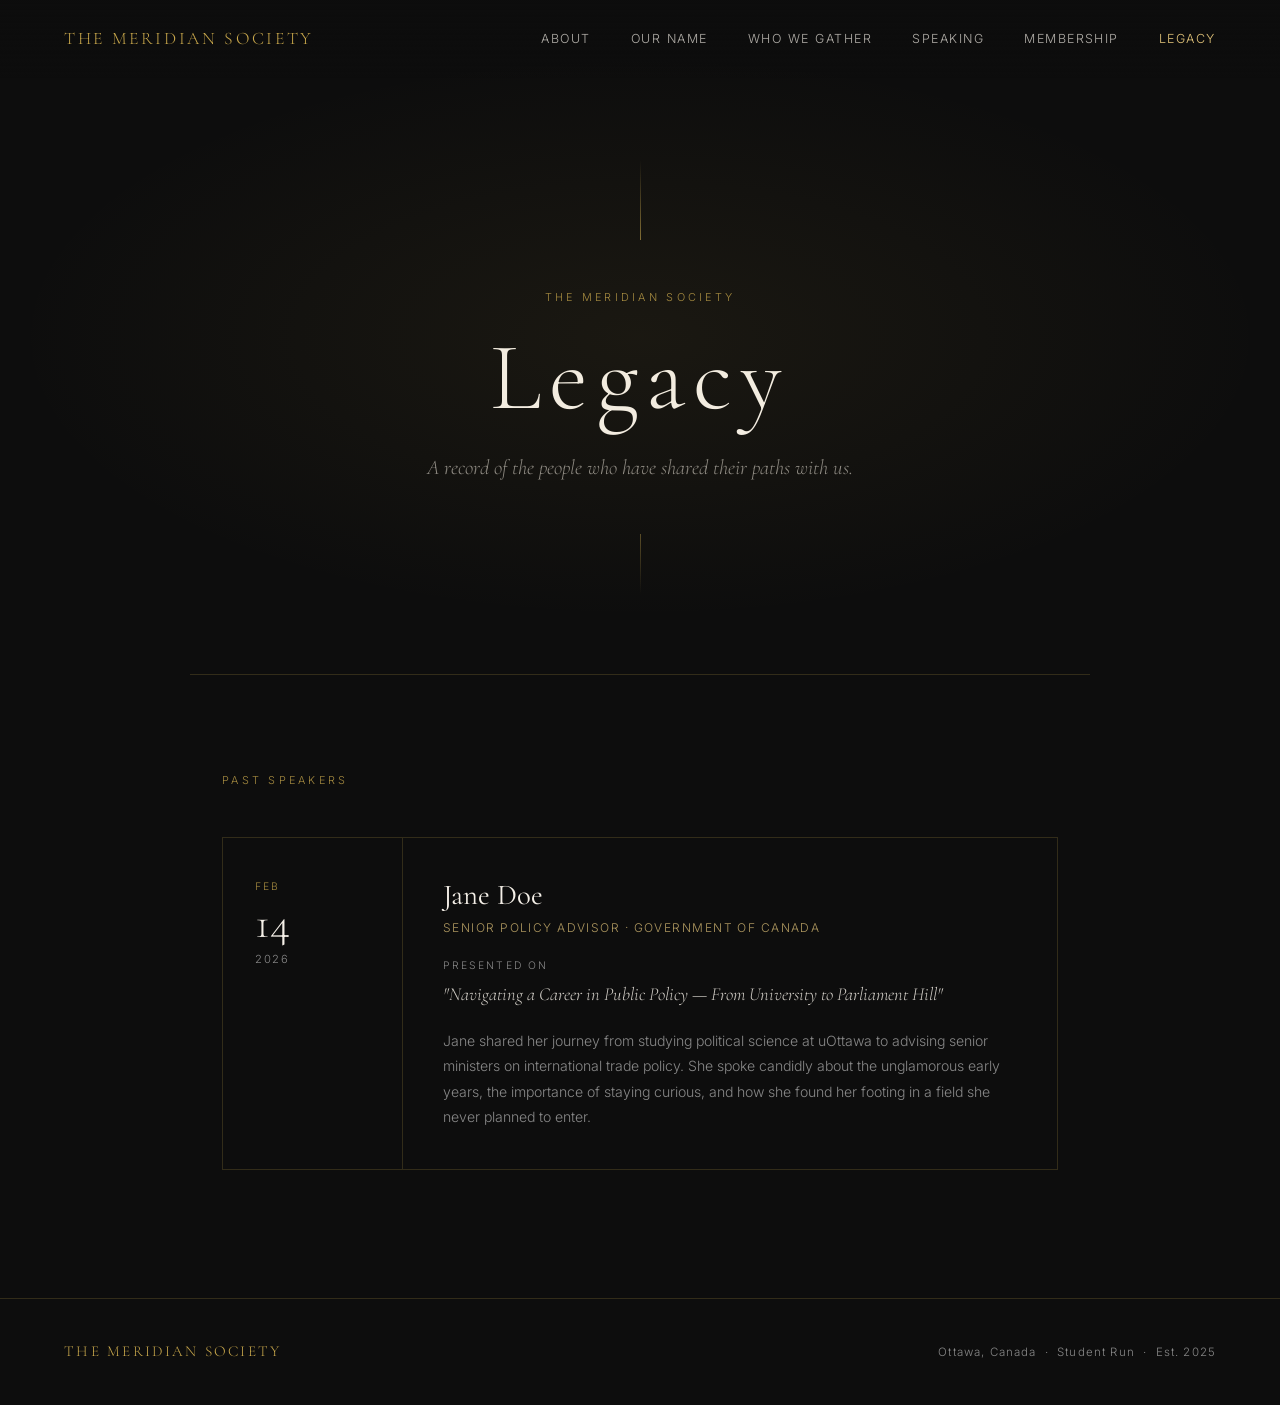
<file: Legacy.html>
<!DOCTYPE html>
<html lang="en">
<head>
<meta charset="UTF-8"/>
<meta name="viewport" content="width=device-width, initial-scale=1.0"/>
<title>Legacy — The Meridian Society</title>
<link rel="apple-touch-icon" sizes="180x180" href="/apple-touch-icon.png">
<link rel="icon" type="image/png" sizes="32x32" href="/favicon-32x32.png">
<link rel="icon" type="image/png" sizes="16x16" href="/favicon-16x16.png">
<link rel="manifest" href="/site.webmanifest">
<link href="https://fonts.googleapis.com/css2?family=Cormorant+Garamond:ital,wght@0,300;0,400;0,600;1,300;1,400&family=Inter:wght@300;400;500&display=swap" rel="stylesheet"/>
<style>
  *, *::before, *::after { box-sizing: border-box; margin: 0; padding: 0; }

  :root {
    --black: #0d0d0d;
    --dark: #111111;
    --gold: #c9a84c;
    --gold-light: #e2c47a;
    --cream: #f5f0e8;
    --grey: #888;
    --border: rgba(201,168,76,0.2);
  }

  html { scroll-behavior: smooth; }

  body {
    background: var(--black);
    color: var(--cream);
    font-family: 'Inter', sans-serif;
    font-weight: 300;
    line-height: 1.7;
    overflow-x: hidden;
  }

  /* NAV */
  nav {
    position: fixed; top: 0; left: 0; right: 0; z-index: 100;
    display: flex; justify-content: space-between; align-items: center;
    padding: 1.5rem 4rem;
    background: linear-gradient(to bottom, rgba(13,13,13,0.98), transparent);
  }
  .nav-logo {
    font-family: 'Cormorant Garamond', serif;
    font-size: 1.1rem;
    letter-spacing: 0.15em;
    color: var(--gold);
    text-transform: uppercase;
    text-decoration: none;
  }
  .nav-links { display: flex; gap: 2.5rem; }
  .nav-links a {
    color: var(--cream);
    text-decoration: none;
    font-size: 0.78rem;
    letter-spacing: 0.12em;
    text-transform: uppercase;
    opacity: 0.7;
    transition: opacity 0.2s;
  }
  .nav-links a:hover, .nav-links a.active { opacity: 1; color: var(--gold-light); }

  /* HERO */
  .hero {
    min-height: 55vh;
    display: flex; flex-direction: column;
    justify-content: center; align-items: center;
    text-align: center;
    padding: 10rem 2rem 5rem;
    position: relative;
    overflow: hidden;
  }
  .hero::before {
    content: '';
    position: absolute; inset: 0;
    background: radial-gradient(ellipse 70% 60% at 50% 50%, rgba(201,168,76,0.07) 0%, transparent 70%);
    pointer-events: none;
  }
  .hero-line {
    width: 1px; height: 80px;
    background: linear-gradient(to bottom, transparent, var(--gold));
    margin: 0 auto 3rem;
    opacity: 0.6;
  }
  .hero-label {
    font-size: 0.68rem;
    letter-spacing: 0.3em;
    text-transform: uppercase;
    color: var(--gold);
    margin-bottom: 1.5rem;
    opacity: 0.8;
  }
  .hero h1 {
    font-family: 'Cormorant Garamond', serif;
    font-size: clamp(3rem, 8vw, 6rem);
    font-weight: 300;
    letter-spacing: 0.08em;
    line-height: 1;
    color: var(--cream);
  }
  .hero-subtitle {
    font-family: 'Cormorant Garamond', serif;
    font-size: clamp(1rem, 2vw, 1.3rem);
    font-style: italic;
    color: rgba(245,240,232,0.55);
    margin-top: 1.5rem;
    max-width: 560px;
  }
  .hero-bottom-line {
    width: 1px; height: 60px;
    background: linear-gradient(to bottom, var(--gold), transparent);
    margin: 3rem auto 0;
    opacity: 0.4;
  }

  .divider {
    width: 100%;
    height: 1px;
    background: var(--border);
    max-width: 900px;
    margin: 0 auto;
  }

  /* SPEAKERS */
  .speakers-section {
    max-width: 900px;
    margin: 0 auto;
    padding: 6rem 2rem;
  }
  .section-label {
    font-size: 0.68rem;
    letter-spacing: 0.3em;
    text-transform: uppercase;
    color: var(--gold);
    margin-bottom: 3rem;
    opacity: 0.8;
  }

  /* SPEAKER CARD */
  .speaker-card {
    display: grid;
    grid-template-columns: 180px 1fr;
    gap: 0;
    border: 1px solid var(--border);
    margin-bottom: 2rem;
    transition: border-color 0.3s;
  }
  .speaker-card:hover { border-color: rgba(201,168,76,0.45); }

  .speaker-date-col {
    border-right: 1px solid var(--border);
    padding: 2.5rem 2rem;
    display: flex;
    flex-direction: column;
    justify-content: flex-start;
    gap: 0.3rem;
  }
  .speaker-month {
    font-size: 0.65rem;
    letter-spacing: 0.2em;
    text-transform: uppercase;
    color: var(--gold);
    opacity: 0.8;
  }
  .speaker-day {
    font-family: 'Cormorant Garamond', serif;
    font-size: 2.8rem;
    font-weight: 300;
    color: var(--cream);
    line-height: 1;
  }
  .speaker-year {
    font-size: 0.7rem;
    letter-spacing: 0.15em;
    color: var(--grey);
  }

  .speaker-info-col {
    padding: 2.5rem 2.5rem;
  }
  .speaker-name {
    font-family: 'Cormorant Garamond', serif;
    font-size: 1.8rem;
    font-weight: 400;
    color: var(--cream);
    margin-bottom: 0.3rem;
    line-height: 1.2;
  }
  .speaker-title {
    font-size: 0.75rem;
    letter-spacing: 0.12em;
    text-transform: uppercase;
    color: var(--gold-light);
    opacity: 0.75;
    margin-bottom: 1.2rem;
  }
  .speaker-topic-label {
    font-size: 0.65rem;
    letter-spacing: 0.2em;
    text-transform: uppercase;
    color: var(--grey);
    margin-bottom: 0.4rem;
  }
  .speaker-topic {
    font-family: 'Cormorant Garamond', serif;
    font-size: 1.15rem;
    font-style: italic;
    color: rgba(245,240,232,0.85);
    margin-bottom: 1.2rem;
    line-height: 1.5;
  }
  .speaker-bio {
    font-size: 0.88rem;
    color: var(--grey);
    line-height: 1.8;
  }

  /* EMPTY STATE */
  .empty-state {
    text-align: center;
    padding: 5rem 2rem;
    border: 1px solid var(--border);
  }
  .empty-state p {
    font-family: 'Cormorant Garamond', serif;
    font-size: 1.3rem;
    font-style: italic;
    color: rgba(245,240,232,0.4);
  }

  /* FOOTER */
  footer {
    border-top: 1px solid var(--border);
    padding: 2.5rem 4rem;
    display: flex;
    justify-content: space-between;
    align-items: center;
    flex-wrap: wrap;
    gap: 1rem;
  }
  footer p {
    font-size: 0.72rem;
    color: var(--grey);
    letter-spacing: 0.1em;
  }

  @media (max-width: 700px) {
    nav { padding: 1.2rem 1.5rem; }
    .nav-links { display: none; }
    .speaker-card { grid-template-columns: 1fr; }
    .speaker-date-col { border-right: none; border-bottom: 1px solid var(--border); padding: 1.5rem 2rem; flex-direction: row; gap: 1rem; align-items: baseline; }
    footer { padding: 2rem 1.5rem; flex-direction: column; text-align: center; }
  }
</style>
</head>
<body>

<!-- NAV -->
<nav>
  <a href="/index.html" class="nav-logo">The Meridian Society</a>
  <div class="nav-links">
    <a href="/index.html#about">About</a>
    <a href="/index.html#meridian">Our Name</a>
    <a href="/index.html#who">Who We Gather</a>
    <a href="/index.html#speaking">Speaking</a>
    <a href="/index.html#register">Membership</a>
    <a href="legacy.html" class="active">Legacy</a>
  </div>
</nav>

<!-- HERO -->
<div class="hero">
  <div class="hero-line"></div>
  <div class="hero-label">The Meridian Society</div>
  <h1>Legacy</h1>
  <p class="hero-subtitle">A record of the people who have shared their paths with us.</p>
  <div class="hero-bottom-line"></div>
</div>

<!-- SPEAKERS -->
<div class="divider"></div>
<div class="speakers-section">
  <div class="section-label">Past Speakers</div>

  <!-- =====================================================
       TO ADD A NEW SPEAKER: Copy one speaker-card block
       below and fill in the details. Add newest at the top.
  ====================================================== -->

  <!-- EXAMPLE SPEAKER — replace with real details -->
  <div class="speaker-card">
    <div class="speaker-date-col">
      <div class="speaker-month">Feb</div>
      <div class="speaker-day">14</div>
      <div class="speaker-year">2026</div>
    </div>
    <div class="speaker-info-col">
      <div class="speaker-name">Jane Doe</div>
      <div class="speaker-title">Senior Policy Advisor · Government of Canada</div>
      <div class="speaker-topic-label">Presented on</div>
      <div class="speaker-topic">"Navigating a Career in Public Policy — From University to Parliament Hill"</div>
      <div class="speaker-bio">Jane shared her journey from studying political science at uOttawa to advising senior ministers on international trade policy. She spoke candidly about the unglamorous early years, the importance of staying curious, and how she found her footing in a field she never planned to enter.</div>
    </div>
  </div>

  <!-- ADD MORE SPEAKERS ABOVE THIS LINE -->

</div>

<!-- FOOTER -->
<footer>
  <a href="/index.html" class="nav-logo" style="font-family:'Cormorant Garamond',serif;font-size:0.95rem;letter-spacing:0.15em;color:var(--gold);text-transform:uppercase;text-decoration:none;">The Meridian Society</a>
  <p>Ottawa, Canada &nbsp;·&nbsp; Student Run &nbsp;·&nbsp; Est. 2025</p>
</footer>

</body>
</html>
</file>
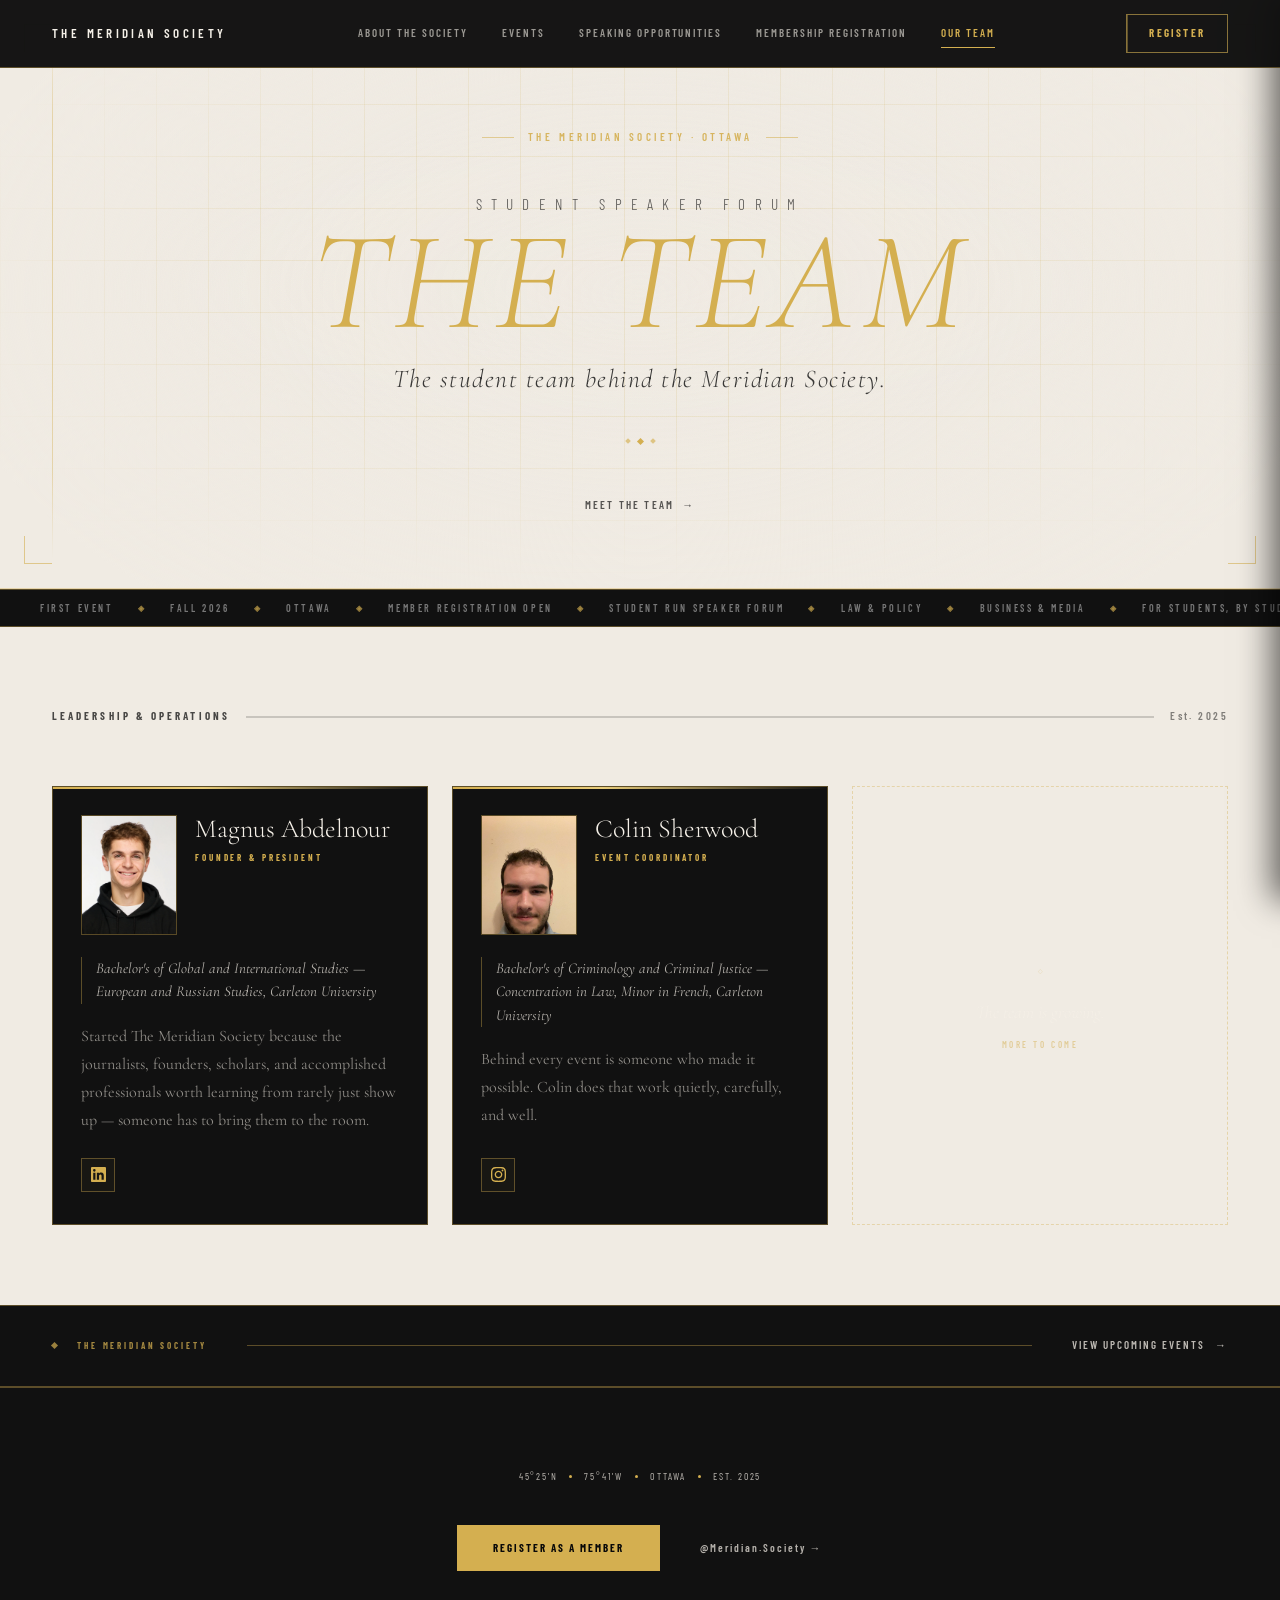
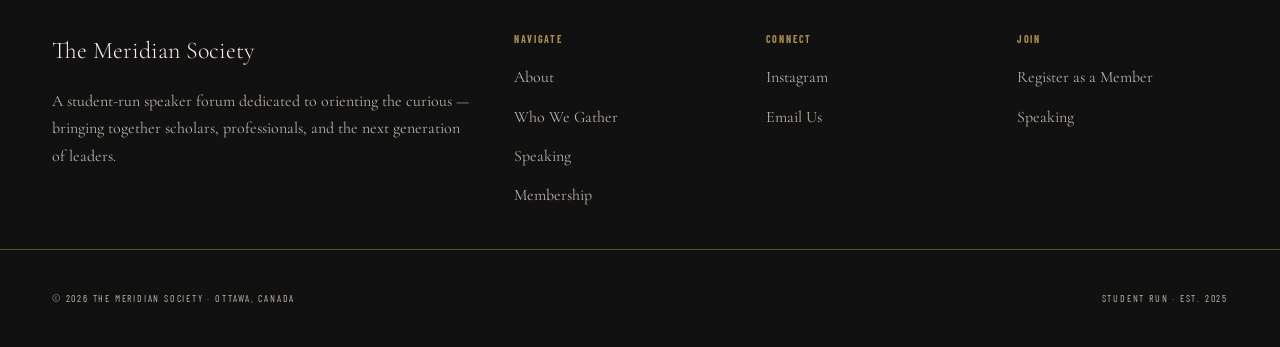
<file: team.html>
<!DOCTYPE html>
<html lang="en-CA">
<head>
  <meta charset="UTF-8" />
  <meta name="viewport" content="width=device-width, initial-scale=1.0, viewport-fit=cover" />

  <!-- Primary Meta -->
  <title>Our Team | The Meridian Society — Student Speaker Forum Ottawa</title>
  <meta name="description" content="Meet Magnus Abdelnour and Colin Sherwood, the student team behind The Meridian Society — a student-run speaker forum at Carleton University in Ottawa connecting students with professionals, alumni, and scholars." />
  <meta name="robots" content="index, follow, max-snippet:-1, max-image-preview:large, max-video-preview:-1" />
  <meta name="author" content="The Meridian Society" />
  <meta name="keywords" content="The Meridian Society team, Magnus Abdelnour, Colin Sherwood, Ottawa student leaders, student speaker forum leadership, Carleton University student organization, Global and International Studies Carleton, Criminology Carleton University, student forum founders Ottawa, student society Ottawa, student speaker series leadership, uOttawa student speaker series, Algonquin College, Ottawa student events team, Meridian Society leadership 2025" />

  <!-- Geo -->
  <meta name="geo.region" content="CA-ON" />
  <meta name="geo.placename" content="Ottawa" />
  <meta name="geo.position" content="45.4215;-75.6972" />
  <meta name="ICBM" content="45.4215, -75.6972" />

  <!-- Canonical & hreflang -->
  <link rel="canonical" href="https://meridiansociety.ca/team.html" />
  <link rel="alternate" hreflang="en-CA" href="https://meridiansociety.ca/team.html" />
  <link rel="alternate" hreflang="x-default" href="https://meridiansociety.ca/team.html" />
  <link rel="sitemap" type="application/xml" title="Sitemap" href="/sitemap.xml" />

  <!-- Open Graph — profile type appropriate for a people/team page -->
  <meta property="og:type"        content="website" />
  <meta property="og:url"         content="https://meridiansociety.ca/team.html" />
  <meta property="og:title"       content="Our Team | The Meridian Society — Ottawa Student Speaker Forum" />
  <meta property="og:description" content="Magnus Abdelnour (Founder & President) and Colin Sherwood (Event Coordinator) lead The Meridian Society — a student-run speaker forum at Carleton University in Ottawa." />
  <meta property="og:image"       content="https://meridiansociety.ca/assets/og-image.png" />
  <meta property="og:image:width"  content="1200" />
  <meta property="og:image:height" content="630" />
  <meta property="og:image:alt"   content="The Meridian Society — Student Leadership Team, Ottawa" />
  <meta property="og:site_name"   content="The Meridian Society" />
  <meta property="og:locale"      content="en_CA" />

  <!-- Twitter / X -->
  <meta name="twitter:card"        content="summary_large_image" />
  <meta name="twitter:title"       content="Our Team | The Meridian Society — Ottawa Student Speaker Forum" />
  <meta name="twitter:description" content="The student leadership team behind The Meridian Society speaker forum in Ottawa." />
  <meta name="twitter:site"        content="@MeridianSociety" />
  <meta name="twitter:image"       content="https://meridiansociety.ca/assets/og-image.png" />
  <meta name="twitter:image:alt"   content="The Meridian Society — Student Leadership Team, Ottawa" />

  <!-- Favicons -->
  <link rel="icon" type="image/svg+xml" href="/assets/favicons/favicon.svg" />
  <link rel="icon" type="image/png" sizes="48x48" href="/assets/favicons/favicon-48x48.png" />
  <link rel="icon" type="image/png" sizes="32x32" href="/assets/favicons/favicon-32x32.png" />
  <link rel="icon" type="image/png" sizes="16x16" href="/assets/favicons/favicon-16x16.png" />
  <link rel="shortcut icon" href="/assets/favicons/favicon.ico" />
  <link rel="apple-touch-icon" sizes="180x180" href="/assets/favicons/apple-touch-icon.png" />
  <link rel="manifest" href="/site.webmanifest" />
  <meta name="theme-color" content="#FFFFFF" />

  <!-- Fonts -->
  <link rel="preconnect" href="https://fonts.googleapis.com" />
  <link rel="preconnect" href="https://fonts.gstatic.com" crossorigin />
  <link rel="preload" as="style" href="https://fonts.googleapis.com/css2?family=Cormorant+Garamond:ital,wght@0,300;0,400;1,300;1,400&family=Barlow+Condensed:wght@400;500;600&display=swap" />
  <link href="https://fonts.googleapis.com/css2?family=Cormorant+Garamond:ital,wght@0,300;0,400;0,500;0,600;0,700;1,300;1,400;1,500&family=Barlow+Condensed:wght@300;400;500;600;700&display=swap"
        rel="stylesheet" media="print" onload="this.media='all'" />
  <noscript>
    <link href="https://fonts.googleapis.com/css2?family=Cormorant+Garamond:ital,wght@0,300;0,400;0,500;0,600;0,700;1,300;1,400;1,500&family=Barlow+Condensed:wght@300;400;500;600;700&display=swap"
          rel="stylesheet" />
  </noscript>

  <!-- Structured Data: WebPage -->
  <script type="application/ld+json">
  {
    "@context": "https://schema.org",
    "@type": "AboutPage",
    "@id": "https://meridiansociety.ca/team.html#webpage",
    "url": "https://meridiansociety.ca/team.html",
    "name": "Our Team | The Meridian Society — Student Speaker Forum Ottawa",
    "description": "The student leadership team behind The Meridian Society, a student-run speaker forum at Carleton University in Ottawa.",
    "speakable": {
      "@type": "SpeakableSpecification",
      "cssSelector": [".page-header-eyebrow-text", ".page-header-title", ".page-header-sub", ".member-name", ".member-role"]
    },
    "isPartOf": {
      "@type": "WebSite",
      "@id": "https://meridiansociety.ca/#website",
      "url": "https://meridiansociety.ca/",
      "name": "The Meridian Society",
      "potentialAction": {
        "@type": "SearchAction",
        "target": {
          "@type": "EntryPoint",
          "urlTemplate": "https://meridiansociety.ca/?q={search_term_string}"
        },
        "query-input": "required name=search_term_string"
      }
    },
    "about": {
      "@type": "EducationalOrganization",
      "@id": "https://meridiansociety.ca/#organization",
      "name": "The Meridian Society"
    },
    "mentions": [
      {
        "@type": "Person",
        "@id": "https://meridiansociety.ca/team.html#magnus",
        "name": "Magnus Abdelnour"
      },
      {
        "@type": "Person",
        "@id": "https://meridiansociety.ca/team.html#colin",
        "name": "Colin Sherwood"
      }
    ],
    "datePublished": "2025-01-01",
    "dateModified": "2026-04-02",
    "inLanguage": "en-CA",
    "keywords": "Meridian Society team, Magnus Abdelnour, Colin Sherwood, Ottawa student speaker forum leadership, Carleton University student organization, Student Club, Society, Ottawa"
  }
  </script>

  <!-- Structured Data: BreadcrumbList -->
  <script type="application/ld+json">
  {
    "@context": "https://schema.org",
    "@type": "BreadcrumbList",
    "itemListElement": [
      {
        "@type": "ListItem",
        "position": 1,
        "name": "Home",
        "item": "https://meridiansociety.ca/"
      },
      {
        "@type": "ListItem",
        "position": 2,
        "name": "Team",
        "item": "https://meridiansociety.ca/team.html"
      }
    ]
  }
  </script>

  <!-- Structured Data: Organization -->
  <script type="application/ld+json">
  {
    "@context": "https://schema.org",
    "@type": "EducationalOrganization",
    "@id": "https://meridiansociety.ca/#organization",
    "name": "The Meridian Society",
    "alternateName": "Meridian Society",
    "url": "https://meridiansociety.ca/",
    "logo": {
      "@type": "ImageObject",
      "url": "https://meridiansociety.ca/assets/og-image.png",
      "width": 1200,
      "height": 630
    },
    "description": "A student-run speaker forum in Ottawa dedicated to bringing motivated students face to face with professionals, alumni, and scholars.",
    "foundingDate": "2025",
    "areaServed": {
      "@type": "City",
      "name": "Ottawa",
      "sameAs": "https://www.wikidata.org/wiki/Q1930"
    },
    "address": {
      "@type": "PostalAddress",
      "addressLocality": "Ottawa",
      "addressRegion": "ON",
      "addressCountry": "CA"
    },
    "contactPoint": {
      "@type": "ContactPoint",
      "contactType": "general",
      "email": "meridiansocietycanada@gmail.com"
    },
    "sameAs": [
      "https://www.instagram.com/Meridian.Society",
      "https://linktr.ee/meridiansociety"
    ]
  }
  </script>

  <!-- Structured Data: People -->
  <script type="application/ld+json">
  [
    {
      "@context": "https://schema.org",
      "@type": "ProfilePage",
      "@id": "https://meridiansociety.ca/team.html#magnus-profile",
      "url": "https://meridiansociety.ca/team.html#magnus",
      "name": "Magnus Abdelnour — Founder & President, The Meridian Society",
      "datePublished": "2025-01-01",
      "dateModified": "2026-04-02",
      "mainEntity": {
        "@id": "https://meridiansociety.ca/team.html#magnus",
        "@type": "Person",
        "name": "Magnus Abdelnour",
        "givenName": "Magnus",
        "familyName": "Abdelnour",
        "jobTitle": "Founder & President",
        "description": "Founder and President of The Meridian Society, a student-run speaker forum at Carleton University in Ottawa. Studying Global and International Studies with a focus on European and Russian Studies (EURUS).",
        "affiliation": {
          "@type": "EducationalOrganization",
          "@id": "https://meridiansociety.ca/#organization",
          "name": "The Meridian Society",
          "url": "https://meridiansociety.ca/"
        },
        "alumniOf": {
          "@type": "CollegeOrUniversity",
          "name": "Carleton University",
          "sameAs": "https://www.wikidata.org/wiki/Q694462"
        },
        "hasOccupation": {
          "@type": "Occupation",
          "name": "Student Society President",
          "occupationLocation": {
            "@type": "City",
            "name": "Ottawa"
          }
        },
        "knowsAbout": [
          "Global and International Studies",
          "European and Russian Studies",
          "Student speaker forums",
          "Event organization",
          "Ottawa student community"
        ],
        "nationality": {
          "@type": "Country",
          "name": "Canada"
        },
        "url": "https://meridiansociety.ca/team.html#magnus",
        "sameAs": [
          "https://www.linkedin.com/in/magnus-a-9b5b50378"
        ],
        "image": {
          "@type": "ImageObject",
          "url": "https://meridiansociety.ca/assets/images/team/magnus.webp",
          "width": 96,
          "height": 120
        }
      }
    },
    {
      "@context": "https://schema.org",
      "@type": "ProfilePage",
      "@id": "https://meridiansociety.ca/team.html#colin-profile",
      "url": "https://meridiansociety.ca/team.html#colin",
      "name": "Colin Sherwood — Event Coordinator, The Meridian Society",
      "datePublished": "2025-01-01",
      "dateModified": "2026-04-02",
      "mainEntity": {
        "@id": "https://meridiansociety.ca/team.html#colin",
        "@type": "Person",
        "name": "Colin Sherwood",
        "givenName": "Colin",
        "familyName": "Sherwood",
        "jobTitle": "Event Coordinator",
        "description": "Event Coordinator at The Meridian Society. Studying Criminology and Criminal Justice with a Concentration in Law and a Minor in French at Carleton University, Ottawa.",
        "affiliation": {
          "@type": "EducationalOrganization",
          "@id": "https://meridiansociety.ca/#organization",
          "name": "The Meridian Society",
          "url": "https://meridiansociety.ca/"
        },
        "alumniOf": {
          "@type": "CollegeOrUniversity",
          "name": "Carleton University",
          "sameAs": "https://www.wikidata.org/wiki/Q694462"
        },
        "hasOccupation": {
          "@type": "Occupation",
          "name": "Event Coordinator",
          "occupationLocation": {
            "@type": "City",
            "name": "Ottawa"
          }
        },
        "knowsAbout": [
          "Criminology",
          "Criminal Justice",
          "Law",
          "Event coordination",
          "Ottawa student community"
        ],
        "nationality": {
          "@type": "Country",
          "name": "Canada"
        },
        "url": "https://meridiansociety.ca/team.html#colin",
        "sameAs": [
          "https://www.instagram.com/colinsherwood34"
        ],
        "image": {
          "@type": "ImageObject",
          "url": "https://meridiansociety.ca/assets/images/team/colin.webp",
          "width": 96,
          "height": 120
        }
      }
    }
  ]
  </script>

  <link rel="stylesheet" href="/css/base.css" />
  <link rel="stylesheet" href="/css/nav.css" />
  <link rel="stylesheet" href="/css/page.css" />
  <style>
    /*
     * The Meridian Society — Team Page Styles
     * Shared tokens/nav/layout loaded from /css/base.css, /css/nav.css, /css/page.css.
     * This block contains only team-specific styles.
     */


    /* ─────────────────────────────────
       TEAM GRID — 3-col on desktop
    ───────────────────────────────── */
    .member-grid {
      display: grid;
      grid-template-columns: repeat(3, 1fr);
      gap: 24px;
    }

    /* Each card: vertical layout with smaller image on top */
    .member-card {
      display: flex;
      flex-direction: column;
      background: var(--surface);
      border: var(--gold-bw) solid var(--gold-border);
      overflow: hidden;
      position: relative;
      transition: border-color 0.4s ease, transform 0.3s ease;
      --cream: #f5f0e8; --cream-45: rgba(245,240,232,0.72); --cream-20: rgba(245,240,232,0.75); --grey: #888; --black: #080808;
    }
    /* Gold top accent line — mirrors events card style */
    .member-card::before {
      content: '';
      position: absolute; top: 0; left: 0; right: 0; height: 2px;
      background: linear-gradient(90deg, var(--gold), var(--gold-light) 40%, transparent);
      z-index: 2;
    }
    .member-card:hover {
      border-color: var(--gold-border2);
      transform: translateY(-4px);
    }

    /* Photo — ID-card style: small fixed portrait, sits inside the body column */
    .member-photo-wrap {
      position: relative;
      /* Fixed ID-card dimensions — narrow portrait */
      width: 96px;
      height: 120px;
      flex-shrink: 0;
      overflow: hidden;
      background: #0d0d0d;
      border: var(--gold-bw) solid var(--gold-border);
      /* Subtle inset shadow mimics a photo inlay */
      box-shadow: inset 0 0 0 1px rgba(0,0,0,0.4);
    }
    .member-photo {
      width: 100%; height: 100%;
      object-fit: cover; object-position: center top;
      /* No zoom on hover — keeps the ID-card stillness */
      display: block;
      /* Slight desaturation keeps focus on the text */
      transition: filter 0.4s ease;
    }

    /* Placeholder shown when no photo is set */
    .member-photo-placeholder {
      width: 100%; height: 100%;
      display: flex; align-items: center; justify-content: center;
      color: var(--gold); opacity: 0.15;
      font-family: var(--sans); font-size: 11px;
      letter-spacing: 0.24em; text-transform: uppercase;
    }

    /* Card body — photo sits inline beside name/role like an ID badge */
    .member-body {
      padding: 28px 28px 32px;
      display: flex; flex-direction: column;
      flex: 1;
    }

    /* Header row: photo + name/role side by side */
    .member-header {
      display: flex; align-items: flex-start; gap: 18px;
      margin-bottom: 22px;
    }

    /* Name + title */
    .member-name {
      font-family: var(--serif); font-size: 26px;
      font-weight: 300; color: var(--cream);
      line-height: 1.1; margin-bottom: 6px;
    }
    .member-role {
      font-family: var(--sans); font-size: 9px; font-weight: 700;
      letter-spacing: 0.32em; text-transform: uppercase;
      color: var(--gold);
    }

    /* Studies — italic serif quote */
    .member-studies {
      font-family: var(--serif); font-size: 15px; font-style: italic;
      color: var(--cream-45); line-height: 1.55;
      border-left: var(--gold-bw) solid var(--gold-border);
      padding-left: 14px; margin-bottom: 18px;
    }

    /* Bio text */
    .member-bio {
      font-family: var(--serif); font-size: 16px;
      color: rgba(245,240,232,0.55); line-height: 1.75;
      flex: 1; margin-bottom: 24px;
    }

    /* Social links row */
    .member-social {
      display: flex; gap: 10px; margin-top: auto;
    }
    .member-social a {
      display: flex; align-items: center; justify-content: center;
      width: 34px; height: 34px;
      border: var(--gold-bw) solid var(--gold-border); color: var(--gold);
      background: rgba(201,168,76,0.04);
      transition: background 0.3s ease, color 0.3s ease, transform 0.3s ease, box-shadow 0.3s ease;
    }
    .member-social a:hover {
      background: var(--gold); color: var(--black);
      transform: translateY(-3px);
      box-shadow: 0 8px 20px rgba(201,168,76,0.20);
    }
    .member-social svg { width: 15px; height: 15px; }

    /* "More to come" placeholder card */
    .member-card--placeholder {
      display: flex; flex-direction: column;
      align-items: center; justify-content: center;
      text-align: center;
      min-height: 320px;
      border-style: dashed;
      background: transparent;
    }
    .member-card--placeholder::before { display: none; }
    .member-card--placeholder:hover {
      border-color: rgba(201,168,76,0.35);
      transform: none;
    }
    .placeholder-icon {
      font-size: 22px; color: var(--gold); opacity: 0.25;
      margin-bottom: 20px; line-height: 1;
    }
    .placeholder-text {
      font-family: var(--serif); font-size: 18px; font-style: italic;
      font-weight: 300; color: var(--cream-45);
      line-height: 1.4;
    }
    .placeholder-sub {
      font-family: var(--sans); font-size: 9px; font-weight: 600;
      letter-spacing: 0.28em; text-transform: uppercase;
      color: var(--gold); opacity: 0.50; margin-top: 12px;
    }

    /* ─────────────────────────────────
       RESPONSIVE — team grid only
    ───────────────────────────────── */
    @media (max-width: 1100px) {
      .member-grid { grid-template-columns: repeat(2, 1fr); }
    }
    @media (max-width: 700px) {
      .member-grid { grid-template-columns: 1fr; }
      .member-card--placeholder { min-height: 200px; }
    }
    .marquee {
      overflow: hidden; background: var(--surface);
      border-top: var(--gold-bw) solid var(--gold-border);
      border-bottom: var(--gold-bw) solid var(--gold-border);
      height: 38px; display: flex; align-items: center;
      --cream: #f5f0e8; --cream-45: rgba(245,240,232,0.72); --black: #080808;
    }
    .marquee-track {
      display: flex; white-space: nowrap;
      animation: mscroll 38s linear infinite;
    }
    .marquee-track:hover { animation-play-state: paused; }
    .marquee-item {
      padding: 0 40px; display: flex; align-items: center; gap: 24px;
      font-family: var(--sans); font-size: 10px; font-weight: 600;
      letter-spacing: 0.26em; text-transform: uppercase; color: #777777;
    }
    .mgem { color: var(--gold); opacity: 0.75; font-size: 8px; }
    @keyframes mscroll { from { transform: translateX(0); } to { transform: translateX(-50%); } }
  </style>
</head>
<body>

<a href="#main-content" class="skip-link">Skip to content</a>
<div class="progress" id="progressBar" aria-hidden="true"></div>

<!-- Back to top arc -->
<button class="arc-btn" id="arcBtn" aria-label="Back to top">
  <svg viewBox="0 0 52 52" fill="none" xmlns="http://www.w3.org/2000/svg">
    <circle class="arc-track" cx="26" cy="26" r="22"/>
    <circle class="arc-fill"  id="arcFill" cx="26" cy="26" r="22"/>
  </svg>
  <div class="arc-inner">
    <span class="arc-icon">↑</span>
  </div>
</button>

<!-- ═══════════ NAV ═══════════ -->
<nav id="mainNav" aria-label="Main navigation">
  <div class="nav-inner">
    <a href="/" class="nav-logo" aria-label="The Meridian Society — home">
      <span class="nav-wordmark">The Meridian Society</span>
    </a>
    <ul class="nav-links" role="list">
      <li><a href="/#about">About the Society</a></li>
      <li><a href="/events.html">Events</a></li>
      <li><a href="/#speaking">Speaking Opportunities</a></li>
      <li><a href="/#register">Membership Registration</a></li>
      <li><a href="/team.html" class="nav-active">Our Team</a></li>
    </ul>
    <a href="https://docs.google.com/forms/d/1qThcXHxzfuW4uNVkZbHGhHwlDsy8x-YGtpHpOLnqTl4/viewform"
       target="_blank" rel="noopener noreferrer" class="nav-cta" data-register>
      <span>Register</span>
    </a>
    <button class="hamburger" id="burgerBtn" aria-label="Menu" aria-expanded="false">
      <span></span><span></span>
    </button>
  </div>
</nav>

<!-- ═══════════ MOBILE MENU ═══════════ -->
<div class="mob-backdrop" id="menuBackdrop"></div>
<div class="mob-drawer" id="mobileMenu" role="dialog" aria-label="Navigation" aria-modal="true">
  <div class="mob-wordmark">The Meridian Society</div>
  <nav class="mob-links" aria-label="Mobile navigation">
    <a href="/#about"    onclick="closeMenu()">About <span class="mob-arrow">→</span></a>
    <a href="/events.html" onclick="closeMenu()">Events <span class="mob-arrow">→</span></a>
    <a href="/#speaking" onclick="closeMenu()">Speaking <span class="mob-arrow">→</span></a>
    <a href="/#register" onclick="closeMenu()">Membership <span class="mob-arrow">→</span></a>
    <a href="/team.html" onclick="closeMenu()">Our Team <span class="mob-arrow">→</span></a>
  </nav>
  <div class="mob-bottom">
    <span class="mob-meta">Ottawa · Est. 2025</span>
    <a href="https://docs.google.com/forms/d/1qThcXHxzfuW4uNVkZbHGhHwlDsy8x-YGtpHpOLnqTl4/viewform"
       target="_blank" rel="noopener noreferrer" class="mob-cta" data-register onclick="closeMenu()">
      Register Now
    </a>
  </div>
</div>

<main id="main-content">

  <!-- PAGE HEADER / HERO — matches events.html structure exactly -->
  <div class="page-header" aria-label="Team hero">
    <div class="page-header-vignette" aria-hidden="true"></div>
    <div class="page-header-rail"     aria-hidden="true"></div>
    <div class="page-header-corners"  aria-hidden="true"><span></span><span></span><span></span><span></span></div>
    <div class="page-header-content">

      <div class="page-header-eyebrow">
        <div class="page-header-eyebrow-line"></div>
        <span class="page-header-eyebrow-text">The Meridian Society · Ottawa</span>
        <div class="page-header-eyebrow-line"></div>
      </div>

      <p class="page-header-pre">Student Speaker Forum</p>

      <h1 class="page-header-title">
        <em>THE TEAM</em>
      </h1>

      <p class="page-header-sub">The student team behind the Meridian Society.</p>

      <div class="page-header-div" aria-hidden="true">
        <div class="page-header-div-line"></div>
        <div class="page-header-div-mark">
          <span></span><span></span><span></span>
        </div>
        <div class="page-header-div-line"></div>
      </div>

      <div class="page-header-ctas">
        <a href="#team" class="ph-cta-ghost">
          Meet the team <span class="arr">→</span>
        </a>
      </div>

    </div>
  </div>

  <div class="marquee" aria-hidden="true">
    <div class="marquee-track">
      <div class="marquee-item">First Event <span class="mgem">◈</span> Fall 2026 <span class="mgem">◈</span> Ottawa <span class="mgem">◈</span> Member Registration Open <span class="mgem">◈</span> Student Run Speaker Forum <span class="mgem">◈</span> Law &amp; Policy <span class="mgem">◈</span> Business &amp; Media <span class="mgem">◈</span> For Students, By Students <span class="mgem">◈</span></div>
      <div class="marquee-item">First Event <span class="mgem">◈</span> Fall 2026 <span class="mgem">◈</span> Ottawa <span class="mgem">◈</span> Member Registration Open <span class="mgem">◈</span> Student Run Speaker Forum <span class="mgem">◈</span> Law &amp; Policy <span class="mgem">◈</span> Business &amp; Media <span class="mgem">◈</span> For Students, By Students <span class="mgem">◈</span></div>
    </div>
  </div>

  <!-- ═══════════ TEAM SECTION ═══════════ -->
  <section id="team" aria-labelledby="team-heading">
    <div class="wrap">

      <div class="sec-head rv">
        <span class="sec-tag">Leadership &amp; Operations</span>
        <div class="sec-rule"></div>
        <span class="sec-num" id="team-heading">Est. 2025</span>
      </div>

      <div class="member-grid">

        <!-- Magnus -->
        <article class="member-card rv" id="magnus" aria-labelledby="name-magnus">
          <div class="member-body">
            <div class="member-header">
              <div class="member-photo-wrap">
                <img
                  src="/assets/images/team/magnus.webp"
                  class="member-photo"
                  alt="Magnus Abdelnour, Founder and President of The Meridian Society"
                  loading="eager"
                  width="96"
                  height="120"
                />
              </div>
              <div>
                <h2 class="member-name" id="name-magnus">Magnus Abdelnour</h2>
                <div class="member-role">Founder &amp; President</div>
              </div>
            </div>
            <p class="member-studies">Bachelor's of Global and International Studies — European and Russian Studies, Carleton University</p>
            <p class="member-bio">Started The Meridian Society because the journalists, founders, scholars, and accomplished professionals worth learning from rarely just show up — someone has to bring them to the room.</p>
            <div class="member-social">
              <a href="https://www.linkedin.com/in/magnus-a-9b5b50378" target="_blank" rel="noopener noreferrer" aria-label="Magnus Abdelnour on LinkedIn">
                <!-- LinkedIn icon -->
                <svg viewBox="0 0 24 24" fill="currentColor" aria-hidden="true"><path d="M20.447 20.452h-3.554v-5.569c0-1.328-.027-3.037-1.852-3.037-1.853 0-2.136 1.445-2.136 2.939v5.667H9.351V9h3.414v1.561h.046c.477-.9 1.637-1.85 3.37-1.85 3.601 0 4.267 2.37 4.267 5.455v6.286zM5.337 7.433a2.062 2.062 0 01-2.063-2.065 2.064 2.064 0 112.063 2.065zm1.782 13.019H3.555V9h3.564v11.452zM22.225 0H1.771C.792 0 0 .774 0 1.729v20.542C0 23.227.792 24 1.771 24h20.451C23.2 24 24 23.227 24 22.271V1.729C24 .774 23.2 0 22.222 0h.003z"/></svg>
              </a>
            </div>
          </div>
        </article>

        <!-- Colin -->
        <article class="member-card rv" id="colin" aria-labelledby="name-colin">
          <div class="member-body">
            <div class="member-header">
              <div class="member-photo-wrap">
                <img
                  src="/assets/images/team/colin.webp"
                  class="member-photo"
                  alt="Colin Sherwood, Event Coordinator of The Meridian Society"
                  loading="lazy"
                  width="96"
                  height="120"
                />
              </div>
              <div>
                <h2 class="member-name" id="name-colin">Colin Sherwood</h2>
                <div class="member-role">Event Coordinator</div>
              </div>
            </div>
            <p class="member-studies">Bachelor's of Criminology and Criminal Justice — Concentration in Law, Minor in French, Carleton University</p>
            <p class="member-bio">Behind every event is someone who made it possible. Colin does that work quietly, carefully, and well.</p>
            <div class="member-social">
              <a href="https://www.instagram.com/colinsherwood34" target="_blank" rel="noopener noreferrer" aria-label="Colin Sherwood on Instagram">
                <!-- Instagram icon -->
                <svg viewBox="0 0 24 24" fill="currentColor" aria-hidden="true"><path d="M12 2.163c3.204 0 3.584.012 4.85.07 3.252.148 4.771 1.691 4.919 4.919.058 1.265.069 1.645.069 4.849 0 3.205-.012 3.584-.069 4.849-.149 3.225-1.664 4.771-4.919 4.919-1.266.058-1.644.07-4.85.07-3.204 0-3.584-.012-4.849-.07-3.26-.149-4.771-1.699-4.919-4.92-.058-1.265-.07-1.644-.07-4.849 0-3.204.013-3.583.07-4.849.149-3.227 1.664-4.771 4.919-4.919 1.266-.057 1.645-.069 4.849-.069zm0-2.163c-3.259 0-3.667.014-4.947.072-4.358.2-6.78 2.618-6.98 6.98-.059 1.281-.073 1.689-.073 4.948 0 3.259.014 3.668.072 4.948.2 4.358 2.618 6.78 6.98 6.98 1.281.058 1.689.072 4.948.072 3.259 0 3.668-.014 4.948-.072 4.354-.2 6.782-2.618 6.979-6.98.059-1.28.073-1.689.073-4.948 0-3.259-.014-3.667-.072-4.947-.196-4.354-2.617-6.78-6.979-6.98-1.281-.059-1.69-.073-4.949-.073zm0 5.838c-3.403 0-6.162 2.759-6.162 6.162s2.759 6.163 6.162 6.163 6.162-2.759 6.162-6.163c0-3.403-2.759-6.162-6.162-6.162zm0 10.162c-2.209 0-4-1.79-4-4 0-2.209 1.791-4 4-4s4 1.791 4 4c0 2.21-1.791 4-4 4zm6.406-11.845c-.796 0-1.441.645-1.441 1.44s.645 1.44 1.441 1.44c.795 0 1.439-.645 1.439-1.44s-.644-1.44-1.439-1.44z"/></svg>
              </a>
            </div>
          </div>
        </article>

        <!-- Placeholder — third slot -->
        <div class="member-card member-card--placeholder rv" aria-label="Future team member">
          <div class="placeholder-icon" aria-hidden="true">◇</div>
          <p class="placeholder-text">The team is growing.</p>
          <p class="placeholder-sub">More to come</p>
        </div>

      </div>
    </div>
  </section>

</main>

<!-- ═══════════ EXPLORE STRIP ═══════════ -->
<aside class="explore-strip rv" aria-label="Explore the Society">
  <div class="explore-strip-inner">
    <div class="explore-strip-left">
      <div class="explore-strip-diamond" aria-hidden="true"></div>
      <span class="explore-strip-label">The Meridian Society</span>
    </div>
    <div class="explore-strip-rule" aria-hidden="true"></div>
    <a href="/events.html" class="explore-strip-link">
      View upcoming events <span class="arr">→</span>
    </a>
  </div>
</aside>

<!-- ═══════════ FOOTER ═══════════ -->
<footer aria-label="Footer">
  <div class="footer-top">
    <div class="footer-coords">
      <span>45°25'N</span>
      <div class="footer-coords-dot"></div>
      <span>75°41'W</span>
      <div class="footer-coords-dot"></div>
      <span>Ottawa</span>
      <div class="footer-coords-dot"></div>
      <span>Est. 2025</span>
    </div>
    <div class="footer-cta-row">
      <a href="https://docs.google.com/forms/d/1qThcXHxzfuW4uNVkZbHGhHwlDsy8x-YGtpHpOLnqTl4/viewform"
         target="_blank" rel="noopener noreferrer" class="footer-cta-main" data-register>
        Register as a Member
      </a>
      <a href="https://www.instagram.com/Meridian.Society" target="_blank" rel="noopener noreferrer" class="footer-cta-ig"
         aria-label="Follow @Meridian.Society on Instagram">
        @Meridian.Society →
      </a>
    </div>
  </div>
  <div class="footer-grid">
    <div>
      <div class="footer-brand-name">The Meridian Society</div>
      <p class="footer-brand-desc">A student-run speaker forum dedicated to orienting the curious — bringing together scholars, professionals, and the next generation of leaders.</p>
    </div>
    <div>
      <div class="footer-col-head">Navigate</div>
      <ul class="footer-links">
        <li><a href="/#about">About</a></li>
        <li><a href="/#who">Who We Gather</a></li>
        <li><a href="/#speaking">Speaking</a></li>
        <li><a href="/#register">Membership</a></li>
      </ul>
    </div>
    <div>
      <div class="footer-col-head">Connect</div>
      <ul class="footer-links">
        <li><a href="https://www.instagram.com/Meridian.Society" target="_blank" rel="noopener noreferrer">Instagram</a></li>
        <li><a href="mailto:meridiansocietycanada@gmail.com">Email Us</a></li>
      </ul>
    </div>
    <div>
      <div class="footer-col-head">Join</div>
      <ul class="footer-links">
        <li><a href="https://docs.google.com/forms/d/1qThcXHxzfuW4uNVkZbHGhHwlDsy8x-YGtpHpOLnqTl4/viewform" target="_blank" rel="noopener noreferrer" data-register>Register as a Member</a></li>
        <li><a href="/#speaking">Speaking</a></li>
      </ul>
    </div>
  </div>
  <div class="footer-bottom">
    <span class="footer-copy">© 2026 The Meridian Society · Ottawa, Canada</span>
    <span class="footer-meta">Student Run · Est. 2025</span>
  </div>
</footer>

<script src="/js/site.js"></script>
</body>
</html>
</file>
<file: css/base.css>
/*
 * The Meridian Society — Base Stylesheet
 * Design tokens, reset, typography foundation, progress bar, arc button, keyframes.
 * Loaded by every page. Page-specific overrides live in each HTML file's <style> block.
 */

/* ── RESET ── */
*, *::before, *::after { box-sizing: border-box; margin: 0; padding: 0; }

/* ── DESIGN TOKENS ── */
:root {
  --black:        #F0EBE3;
  --dark:         #0d0d0d;
  --surface:      #111111;
  --surface2:     #161616;
  --gold:         #d4af50;
  --gold-light:   #e8cc7a;
  --gold-pale:    #f0dfa0;
  --gold-dim:     rgba(212,175,80,0.15);
  --gold-border:  rgba(212,175,80,0.38);
  --gold-border2: rgba(212,175,80,0.60);
  --gold-bw:      1.5px;
  --cream:        #111111;
  --cream-70:     rgba(17,17,17,0.90);
  --cream-45:     rgba(17,17,17,0.82);
  --cream-20:     rgba(17,17,17,0.70);
  --grey:         #2a2a2a;
  --grey2:        #1a1a1a;
  --serif:        'Cormorant Garamond', Georgia, serif;
  --sans:         'Barlow Condensed', 'Arial Narrow', Arial, sans-serif;
}

/* ── BASE ── */
html { scroll-behavior: smooth; scroll-padding-top: 68px; }

body {
  background: var(--black);
  color: var(--cream);
  font-family: var(--serif);
  font-weight: 400;
  line-height: 1.7;
  overflow-x: hidden;
  -webkit-font-smoothing: antialiased;
  -moz-osx-font-smoothing: grayscale;
  text-rendering: optimizeLegibility;
}

/* ── FOCUS VISIBLE ── */
:focus-visible {
  outline: 2px solid var(--gold);
  outline-offset: 3px;
}

/* ── SKIP LINK ── */
.skip-link {
  position: absolute; top: -100px; left: 20px; z-index: 9999;
  padding: 10px 20px; background: var(--gold); color: var(--black);
  font-family: var(--sans); font-size: 11px; font-weight: 700;
  letter-spacing: 0.16em; text-transform: uppercase; text-decoration: none;
  transition: top 0.2s;
}
.skip-link:focus { top: 8px; }

/* ── PROGRESS BAR ── */
.progress {
  position: fixed; top: 0; left: 0; z-index: 400;
  height: 1px; width: 0%;
  background: linear-gradient(90deg, transparent, var(--gold), var(--gold-light), var(--gold), transparent);
  pointer-events: none;
  will-change: width;
}

/* ── BACK-TO-TOP ARC BUTTON ── */
.arc-btn {
  position: fixed; bottom: 2rem; right: 2rem; z-index: 98;
  width: 52px; height: 52px;
  opacity: 0; pointer-events: none;
  transform: translateY(10px);
  transition: opacity 0.3s, transform 0.3s;
  cursor: pointer; background: none; border: none;
}
.arc-btn.visible { opacity: 1; pointer-events: all; transform: translateY(0); }
.arc-btn svg { width: 100%; height: 100%; transform: rotate(-90deg); }
.arc-track { fill: none; stroke: rgba(201,168,76,0.22); stroke-width: 1.5; }
.arc-fill  { fill: none; stroke: var(--gold); stroke-width: 1.5;
             stroke-dasharray: 138; stroke-dashoffset: 138; }
.arc-inner {
  position: absolute; inset: 10px;
  border: 1px solid rgba(201,168,76,0.28); border-radius: 50%;
  display: flex; align-items: center; justify-content: center;
  background: rgba(240,235,227,0.95);
  transition: background 0.2s, border-color 0.2s;
}
.arc-btn:hover .arc-inner { background: var(--gold); border-color: var(--gold); }
.arc-icon { font-size: 11px; color: var(--gold); line-height: 1; transition: color 0.2s; }
.arc-btn:hover .arc-icon { color: var(--black); }

/* ── KEYFRAMES ── */
@keyframes riseIn {
  from { opacity: 0; transform: translateY(16px); }
  to   { opacity: 1; transform: translateY(0); }
}
@keyframes shimmer {
  from { background-position: 200% 0; opacity: 1; }
  to   { background-position: -200% 0; opacity: 0; }
}
@keyframes livePulse {
  0%, 100% { opacity: 1; transform: scale(1); }
  50%       { opacity: 0.3; transform: scale(0.55); }
}
@keyframes orbitRing {
  from { transform: rotateX(70deg) rotateZ(0deg); }
  to   { transform: rotateX(70deg) rotateZ(360deg); }
}

/* ── REDUCED MOTION ── */
@media (prefers-reduced-motion: reduce) {
  *, *::before, *::after {
    animation-duration: 0.01ms !important;
    transition-duration: 0.01ms !important;
  }
}

/* ── MOBILE BASE ── */
@media (max-width: 700px) {
  a { -webkit-tap-highlight-color: transparent; }
  button { touch-action: manipulation; }
}
</file>
<file: css/nav.css>
/*
 * The Meridian Society — Navigation Stylesheet
 * Fixed nav bar, desktop links, CTA, hamburger, mobile drawer.
 * Loaded by every page alongside base.css.
 */

/* ── NAV BAR ── */
nav {
  position: fixed; top: 0; left: 0; right: 0;
  z-index: 200; height: 68px;
  display: flex; align-items: center;
  transition: background 0.5s, border-color 0.5s;
  border-bottom: var(--gold-bw) solid var(--gold-border);
  background: rgba(10,10,10,0.95);
  backdrop-filter: blur(24px);
  -webkit-backdrop-filter: blur(24px);
  /* scoped tokens so nav text reads cream regardless of page theme */
  --cream: #f5f0e8;
  --cream-70: rgba(245,240,232,0.85);
  --cream-45: rgba(245,240,232,0.72);
  --cream-20: rgba(245,240,232,0.60);
  --black: #080808;
}
nav.scrolled {
  background: rgba(8,8,8,0.98);
  border-color: var(--gold-border);
  box-shadow: 0 8px 32px rgba(0,0,0,0.5);
}
.nav-inner {
  width: 100%; max-width: 1440px; margin: 0 auto;
  padding: 0 52px;
  display: flex; align-items: center; justify-content: space-between;
}
.nav-logo {
  display: flex; align-items: center;
  text-decoration: none; flex-shrink: 0;
}
.nav-wordmark {
  font-family: var(--sans); font-size: 13px; font-weight: 600;
  letter-spacing: 0.26em; text-transform: uppercase; color: var(--cream);
  transition: transform 0.3s ease;
  transform-style: preserve-3d;
}
.nav-logo:hover .nav-wordmark {
  transform: perspective(1000px) rotateX(2deg) rotateY(-3deg);
}
.nav-links { display: flex; align-items: center; list-style: none; gap: 2px; }
.nav-links a {
  display: block; padding: 8px 16px;
  font-family: var(--sans); font-size: 11px; font-weight: 600;
  letter-spacing: 0.18em; text-transform: uppercase;
  text-decoration: none; color: var(--cream-20);
  transition: color 0.25s; position: relative;
}
.nav-links a::after {
  content: ''; position: absolute; bottom: 3px; left: 16px; right: 16px;
  height: 1px; background: var(--gold);
  transform: scaleX(0); transform-origin: left;
  transition: transform 0.3s ease;
}
.nav-links a:hover { color: var(--cream); }
.nav-links a:hover::after,
.nav-links a.nav-active::after { transform: scaleX(1); }
.nav-links a.nav-active { color: var(--gold); }

.nav-cta {
  display: inline-flex; align-items: center;
  padding: 9px 22px;
  border: var(--gold-bw) solid var(--gold-border2);
  color: var(--gold); text-decoration: none;
  font-family: var(--sans); font-size: 11px; font-weight: 700;
  letter-spacing: 0.2em; text-transform: uppercase;
  white-space: nowrap;
  position: relative; overflow: hidden;
  transform-style: preserve-3d;
  transition: color 0.3s ease, border-color 0.3s ease, transform 0.3s ease;
}
.nav-cta::before {
  content: ''; position: absolute; inset: 0;
  background: var(--gold); transform: translateX(-100%);
  transition: transform 0.3s ease; z-index: 0;
}
.nav-cta span { position: relative; z-index: 1; }
.nav-cta:hover {
  color: var(--black); border-color: var(--gold);
  transform: perspective(1000px) translateY(-3px) rotateX(1deg);
}
.nav-cta:hover::before { transform: translateX(0); }

/* ── HAMBURGER ── */
.hamburger {
  display: none; flex-direction: column; justify-content: center;
  align-items: flex-end; cursor: pointer;
  background: none; border: none;
  width: 44px; height: 44px; gap: 5px; padding: 0;
}
.hamburger span {
  display: block; height: 1px; background: var(--gold);
  transition: transform 0.3s ease, width 0.3s ease;
}
.hamburger span:nth-child(1) { width: 24px; }
.hamburger span:nth-child(2) { width: 14px; }
.hamburger.open span:nth-child(1) { width: 24px; transform: translateY(6px) rotate(45deg); }
.hamburger.open span:nth-child(2) { width: 24px; transform: translateY(-6px) rotate(-45deg); }

/* ── MOBILE DRAWER ── */
.mob-backdrop {
  position: fixed; inset: 0; z-index: 190;
  background: rgba(0,0,0,0.7);
  backdrop-filter: blur(4px); -webkit-backdrop-filter: blur(4px);
  opacity: 0; pointer-events: none; transition: opacity 0.3s ease;
}
.mob-backdrop.open { opacity: 1; pointer-events: all; }

.mob-drawer {
  position: fixed; top: 0; right: 0; bottom: 0;
  width: 280px; z-index: 191;
  background: rgba(10,10,10,0.97);
  backdrop-filter: blur(16px);
  -webkit-backdrop-filter: blur(16px);
  border-left: var(--gold-bw) solid var(--gold-border);
  transform: translateX(100%);
  transition: transform 0.38s cubic-bezier(0.4,0,0.2,1);
  box-shadow: -8px 0 32px rgba(0,0,0,0.6);
}
.mob-drawer::after {
  content: ''; position: absolute; top: 0; left: 0; right: 0; height: 1px;
  background: linear-gradient(90deg, transparent, var(--gold), transparent);
}
.mob-drawer.open { transform: translateX(0); }

.mob-wordmark {
  position: absolute; top: 72px; left: 0; right: 0; padding: 0 28px;
  font-family: var(--sans); font-size: 9px; font-weight: 600;
  letter-spacing: 0.32em; text-transform: uppercase;
  color: var(--gold); opacity: 0.5;
}
.mob-links {
  position: absolute; top: 116px; left: 0; right: 0;
  padding: 0 28px; display: flex; flex-direction: column;
}
.mob-links a {
  display: flex; align-items: center; justify-content: space-between;
  padding: 22px 0; border-bottom: 1px solid rgba(201,168,76,0.10);
  text-decoration: none; font-family: var(--sans);
  font-size: 20px; font-weight: 400;
  letter-spacing: 0.1em; text-transform: uppercase;
  color: rgba(245,240,232,0.60);
  transition: color 0.2s;
}
.mob-links a:last-child { border-bottom: none; }
.mob-links a:hover { color: var(--cream); }

.mob-arrow {
  font-size: 13px; color: var(--gold);
  opacity: 0; transform: translateX(-5px);
  transition: opacity 0.2s, transform 0.2s;
}
.mob-links a:hover .mob-arrow { opacity: 1; transform: translateX(0); }

.mob-bottom {
  position: absolute; bottom: 0; left: 0; right: 0;
  padding: 20px 28px;
  padding-bottom: calc(20px + env(safe-area-inset-bottom, 0px));
  border-top: 1px solid rgba(201,168,76,0.10);
  display: flex; flex-direction: column; gap: 12px;
}
.mob-meta {
  font-family: var(--sans); font-size: 9px; font-weight: 500;
  letter-spacing: 0.24em; text-transform: uppercase;
  color: rgba(245,240,232,0.45); text-align: center;
}
.mob-cta {
  display: block; text-align: center; padding: 14px 20px;
  border: 1px solid rgba(201,168,76,0.4); color: var(--gold);
  font-family: var(--sans); font-size: 11px; font-weight: 600;
  letter-spacing: 0.2em; text-transform: uppercase;
  text-decoration: none; transition: background 0.2s, color 0.2s;
}
.mob-cta:hover { background: var(--gold); color: #FFFFFF; }

/* ── MOBILE RESPONSIVE ── */
@media (max-width: 700px) {
  .nav-links, .nav-cta { display: none; }
  .hamburger { display: flex; }
  .nav-inner { padding: 0 20px; }
  .nav-wordmark { font-size: 11px; }
}
</file>
<file: css/page.css>
/*
 * The Meridian Society — Inner-Page Stylesheet
 * Used by events.html and team.html (not index.html).
 * Covers: layout utilities, page-header hero, explore strip, footer.
 */

/* ── LAYOUT UTILITIES ── */
.wrap {
  max-width: 1440px;
  margin: 0 auto;
  padding: 0 52px;
}

section {
  padding: 80px 0;
}

.sec-head {
  display: flex;
  align-items: center;
  gap: 16px;
  margin-bottom: 60px;
}

.sec-tag {
  font-family: var(--sans);
  font-size: 11px;
  font-weight: 700;
  letter-spacing: 0.28em;
  text-transform: uppercase;
  color: var(--cream);
  opacity: 0.75;
  white-space: nowrap;
}

.sec-rule {
  flex: 1;
  height: 2px;
  background: rgba(17,17,17,0.18);
}

.sec-num {
  font-family: var(--sans);
  font-size: 11px;
  font-weight: 600;
  letter-spacing: 0.22em;
  color: var(--cream);
  opacity: 0.5;
  white-space: nowrap;
}

.rv {
  opacity: 0;
  transform: translateY(20px);
  transition: opacity 0.6s ease, transform 0.6s ease;
}
.rv.on {
  opacity: 1;
  transform: translateY(0);
}

/* ── PAGE HEADER / HERO ── */
.page-header {
  position: relative;
  min-height: 62vh;
  display: flex;
  flex-direction: column;
  align-items: center;
  justify-content: center;
  text-align: center;
  background: var(--black);
  overflow: hidden;
  contain: layout style;
  padding-top: 68px;
  border-bottom: var(--gold-bw) solid var(--gold-border);
}

/* Grain */
.page-header::before {
  content: '';
  position: absolute; inset: 0; z-index: 1;
  opacity: 0.025;
  background-image: url("data:image/svg+xml,%3Csvg viewBox='0 0 256 256' xmlns='http://www.w3.org/2000/svg'%3E%3Cfilter id='n'%3E%3CfeTurbulence type='fractalNoise' baseFrequency='0.9' numOctaves='4' stitchTiles='stitch'/%3E%3C/filter%3E%3Crect width='100%25' height='100%25' filter='url(%23n)'/%3E%3C/svg%3E");
  background-size: 200px 200px;
  pointer-events: none;
}

.page-header-vignette {
  position: absolute; inset: 0; z-index: 2; pointer-events: none;
  background:
    radial-gradient(ellipse 55% 70% at 50% 50%, rgba(240,235,227,0.08) 0%, rgba(240,235,227,0.22) 55%, var(--black) 100%),
    radial-gradient(ellipse 60% 40% at 50% 48%, rgba(240,235,227,0.12) 0%, rgba(240,235,227,0.04) 45%, transparent 70%),
    linear-gradient(to bottom, rgba(240,235,227,0.20) 0%, rgba(240,235,227,0.04) 20%, transparent 38%, transparent 70%, var(--black) 100%);
}

.page-header-rail {
  position: absolute; left: 52px; top: 0; bottom: 0; z-index: 3; width: 1px;
  background: linear-gradient(to bottom, transparent 5%, var(--gold-border) 20%, var(--gold-border) 80%, transparent 95%);
}

/* Grid pattern */
.page-header::after {
  content: '';
  position: absolute; inset: 0; z-index: 1; pointer-events: none;
  background-image:
    linear-gradient(rgba(201,168,76,0.18) 1px, transparent 1px),
    linear-gradient(90deg, rgba(201,168,76,0.18) 1px, transparent 1px);
  background-size: 52px 52px;
}

/* Corner ornaments */
.page-header-corners {
  position: absolute; inset: 24px; z-index: 3; pointer-events: none;
}
.page-header-corners span {
  position: absolute; width: 28px; height: 28px;
  border-color: var(--gold-border2); border-style: solid;
}
.page-header-corners span:nth-child(1) { top: 0;    left: 0;  border-width: 1px 0 0 1px; }
.page-header-corners span:nth-child(2) { top: 0;    right: 0; border-width: 1px 1px 0 0; }
.page-header-corners span:nth-child(3) { bottom: 0; left: 0;  border-width: 0 0 1px 1px; }
.page-header-corners span:nth-child(4) { bottom: 0; right: 0; border-width: 0 1px 1px 0; }

.page-header-content {
  position: relative; z-index: 4;
  padding: 60px 48px 60px;
  display: flex; flex-direction: column; align-items: center;
}

/* Eyebrow */
.page-header-eyebrow {
  display: inline-flex; align-items: center; gap: 14px;
  margin-bottom: 44px;
  opacity: 0; animation: riseIn 0.7s 0.5s ease forwards;
}
.page-header-eyebrow-line { width: 32px; height: 1px; background: var(--gold); opacity: 0.55; }
.page-header-eyebrow-text {
  font-family: var(--sans); font-size: 11px; font-weight: 600;
  letter-spacing: 0.32em; text-transform: uppercase; color: var(--gold); opacity: 0.90;
  text-shadow: 0 0 20px rgba(0,0,0,0), 0 2px 8px rgba(0,0,0,0);
}

/* Pre-title */
.page-header-pre {
  font-family: var(--sans); font-size: clamp(12px, 1.2vw, 16px);
  font-weight: 300; letter-spacing: 0.6em; text-transform: uppercase;
  color: var(--cream-20); margin-bottom: 4px;
  opacity: 0; animation: riseIn 0.7s 0.75s ease forwards;
  text-shadow: 0 0 24px rgba(0,0,0,0), 0 2px 8px rgba(0,0,0,0);
}

/* Main title */
.page-header-title {
  font-family: var(--serif);
  font-size: clamp(64px, 11vw, 148px);
  font-weight: 300; letter-spacing: 0.04em; line-height: 0.87;
  color: var(--cream);
  opacity: 0; animation: riseIn 0.9s 0.9s ease forwards;
  position: relative;
  text-shadow: 0 0 40px rgba(0,0,0,0), 0 4px 24px rgba(0,0,0,0), 0 2px 6px rgba(0,0,0,0);
}
.page-header-title em { color: var(--gold); font-style: italic; display: block; }

/* Shimmer */
.page-header-title::after {
  content: ''; position: absolute; inset: 0;
  background: linear-gradient(110deg, transparent 30%, rgba(201,168,76,0.12) 50%, transparent 70%);
  background-size: 250% 100%;
  animation: shimmer 1.6s 2s ease forwards; pointer-events: none;
}

/* Subtitle */
.page-header-sub {
  font-family: var(--serif); font-size: clamp(17px, 2vw, 26px);
  font-style: italic; font-weight: 300; color: var(--cream-45);
  letter-spacing: 0.06em; margin-top: 14px;
  opacity: 0; animation: riseIn 0.7s 1.05s ease forwards;
  text-shadow: 0 0 20px rgba(0,0,0,0), 0 2px 10px rgba(0,0,0,0);
}

/* Divider */
.page-header-div {
  display: flex; align-items: center; gap: 18px; margin: 38px 0;
  opacity: 0; animation: riseIn 0.6s 1.2s ease forwards;
}
.page-header-div-line { flex: 1; max-width: 56px; height: 1px; background: var(--gold-border2); }
.page-header-div-mark { display: flex; align-items: center; gap: 8px; }
.page-header-div-mark span {
  width: 4px; height: 4px; background: var(--gold); opacity: 0.65;
  transform: rotate(45deg); display: block;
}
.page-header-div-mark span:nth-child(2) { opacity: 1; width: 5px; height: 5px; }

/* CTA row */
.page-header-ctas {
  display: flex; align-items: center; gap: 20px; flex-wrap: wrap;
  justify-content: center;
  opacity: 0; animation: riseIn 0.7s 1.35s ease forwards;
}
.ph-cta-primary {
  display: inline-flex; align-items: center;
  padding: 14px 36px;
  background: var(--gold); color: var(--black);
  text-decoration: none; font-family: var(--sans);
  font-size: 11px; font-weight: 700;
  letter-spacing: 0.24em; text-transform: uppercase;
  transition: all 0.3s ease; position: relative; overflow: hidden;
  transform-style: preserve-3d;
}
.ph-cta-primary::after {
  content: ''; position: absolute; inset: 0;
  background: var(--gold-pale); transform: translateX(-100%);
  transition: transform 0.3s ease;
}
.ph-cta-primary span { position: relative; z-index: 1; }
.ph-cta-primary:hover {
  transform: perspective(1000px) translateY(-4px) rotateX(2deg);
  box-shadow: 0 14px 40px rgba(201,168,76,0.32);
}
.ph-cta-primary:hover::after { transform: translateX(0); }

.ph-cta-ghost {
  display: inline-flex; align-items: center; gap: 8px;
  text-decoration: none; font-family: var(--sans);
  font-size: 11px; font-weight: 600;
  letter-spacing: 0.2em; text-transform: uppercase;
  color: var(--cream-20); transition: color 0.25s; padding: 14px 0;
}
.ph-cta-ghost .arr { transition: transform 0.25s; }
.ph-cta-ghost:hover { color: var(--cream-70); }
.ph-cta-ghost:hover .arr { transform: translateX(5px); }

.page-header-ig-link {
  color: var(--gold);
  text-decoration: none;
  border-bottom: 1px solid rgba(201,168,76,0.35);
  transition: color 0.2s, border-color 0.2s;
}
.page-header-ig-link:hover {
  color: var(--gold-light);
  border-color: var(--gold-light);
}

/* ── EXPLORE STRIP ── */
.explore-strip {
  background: var(--surface);
  border-top: var(--gold-bw) solid var(--gold-border);
  border-bottom: var(--gold-bw) solid var(--gold-border);
  --cream: #f5f0e8;
  --cream-20: rgba(245,240,232,0.75);
  --black: #080808;
}
.explore-strip-inner {
  max-width: 1440px; margin: 0 auto; padding: 0 52px;
  height: 80px;
  display: flex; align-items: center; justify-content: space-between;
  gap: 40px;
}
.explore-strip-left {
  display: flex; align-items: center; gap: 20px; flex-shrink: 0;
}
.explore-strip-diamond {
  width: 5px; height: 5px; background: var(--gold);
  transform: rotate(45deg); opacity: 0.7; flex-shrink: 0;
}
.explore-strip-label {
  font-family: var(--sans); font-size: 9px; font-weight: 700;
  letter-spacing: 0.32em; text-transform: uppercase; color: var(--gold);
  opacity: 0.75; white-space: nowrap;
}
.explore-strip-rule { flex: 1; height: 1px; background: var(--gold-border); }
.explore-strip-link {
  display: inline-flex; align-items: center; gap: 10px; flex-shrink: 0;
  text-decoration: none; font-family: var(--sans);
  font-size: 11px; font-weight: 600; letter-spacing: 0.18em;
  text-transform: uppercase; color: var(--cream-20);
  transition: color 0.25s;
}
.explore-strip-link .arr { transition: transform 0.25s; }
.explore-strip-link:hover { color: var(--cream); }
.explore-strip-link:hover .arr { transform: translateX(5px); }

/* ── FOOTER ── */
footer {
  background: var(--surface);
  padding: 80px 0 40px;
  border-top: var(--gold-bw) solid var(--gold-border);
  --cream: #f5f0e8;
  --cream-70: rgba(245,240,232,0.85);
  --cream-45: rgba(245,240,232,0.72);
  --cream-20: rgba(245,240,232,0.75);
  --grey: #888;
  --black: #080808;
}

.footer-top {
  max-width: 1440px;
  margin: 0 auto;
  padding: 0 52px;
  margin-bottom: 60px;
}

.footer-coords {
  display: flex;
  align-items: center;
  justify-content: center;
  gap: 12px;
  font-family: var(--sans);
  font-size: 10px;
  letter-spacing: 0.18em;
  text-transform: uppercase;
  color: var(--cream-45);
  margin-bottom: 40px;
}

.footer-coords-dot {
  width: 3px;
  height: 3px;
  border-radius: 50%;
  background: var(--gold);
}

.footer-cta-row {
  display: flex;
  align-items: center;
  justify-content: center;
  gap: 40px;
  flex-wrap: wrap;
}

.footer-cta-main {
  padding: 14px 36px;
  background: var(--gold);
  color: var(--black);
  font-family: var(--sans);
  font-size: 11px;
  font-weight: 700;
  letter-spacing: 0.18em;
  text-transform: uppercase;
  text-decoration: none;
  transition: all 0.25s;
}
.footer-cta-main:hover {
  background: var(--gold-light);
  transform: translateY(-2px);
}

.footer-cta-ig {
  color: var(--cream-45);
  font-family: var(--sans);
  font-size: 11px;
  font-weight: 600;
  letter-spacing: 0.18em;
  text-decoration: none;
  transition: color 0.25s;
}
.footer-cta-ig:hover { color: var(--gold); }

.footer-grid {
  max-width: 1440px;
  margin: 0 auto;
  padding: 0 52px;
  display: grid;
  grid-template-columns: 2fr 1fr 1fr 1fr;
  gap: 40px;
  margin-bottom: 40px;
}

.footer-brand-name {
  font-family: var(--serif);
  font-size: 24px;
  font-weight: 300;
  color: var(--cream);
  margin-bottom: 16px;
}

.footer-brand-desc {
  font-family: var(--serif);
  font-size: 16px;
  font-weight: 400;
  color: var(--cream-45);
  line-height: 1.7;
}

.footer-col-head {
  font-family: var(--sans);
  font-size: 10px;
  font-weight: 700;
  letter-spacing: 0.18em;
  text-transform: uppercase;
  color: var(--gold);
  opacity: 0.8;
  margin-bottom: 16px;
}

.footer-links {
  list-style: none;
  display: flex;
  flex-direction: column;
  gap: 12px;
}

.footer-links a {
  color: var(--cream-45);
  font-family: var(--serif);
  font-size: 16px;
  font-weight: 400;
  text-decoration: none;
  transition: color 0.25s;
}
.footer-links a:hover { color: var(--gold); }

.footer-bottom {
  max-width: 1440px;
  margin: 0 auto;
  padding: 0 52px;
  padding-top: 40px;
  border-top: var(--gold-bw) solid var(--gold-border);
  display: flex;
  align-items: center;
  justify-content: space-between;
  flex-wrap: wrap;
  gap: 20px;
}

.footer-copy,
.footer-meta {
  font-family: var(--sans);
  font-size: 10px;
  letter-spacing: 0.18em;
  text-transform: uppercase;
  color: var(--cream-45);
}

/* ── RESPONSIVE ── */
@media (max-width: 1100px) {
  .nav-inner { padding: 0 32px; }
  .wrap { padding: 0 32px; }
  .page-header-content { padding: 60px 32px; }
  .page-header-rail { display: none; }
  .footer-grid { grid-template-columns: 1fr; gap: 32px; }
  .footer-top, .footer-grid, .footer-bottom { padding-left: 32px; padding-right: 32px; }
  .explore-strip-inner { padding: 0 32px; }
}

@media (max-width: 700px) {
  .wrap { padding: 0 20px; }
  .page-header-content { padding: 48px 20px; }
  .page-header-title { font-size: clamp(52px, 14vw, 80px); }
  .page-header-sub { font-size: 16px; }
  .page-header-pre { font-size: 11px; letter-spacing: 0.4em; }
  .page-header-ctas { flex-direction: column; gap: 12px; width: 100%; }
  .ph-cta-primary { width: 100%; justify-content: center; }
  .page-header-rail { display: none; }

  .footer-grid { padding: 0 20px; }
  .footer-top { padding: 0 20px; }
  .footer-bottom { padding: 0 20px; padding-top: 40px; }

  .explore-strip-inner { padding: 0 20px; height: auto; padding-top: 24px; padding-bottom: 24px; }
  .explore-strip-rule { display: none; }

  .arc-btn { right: 1rem; bottom: 1rem; width: 48px; height: 48px; }

  section { padding: 60px 0; }
  .sec-head { margin-bottom: 40px; }
}
</file>
